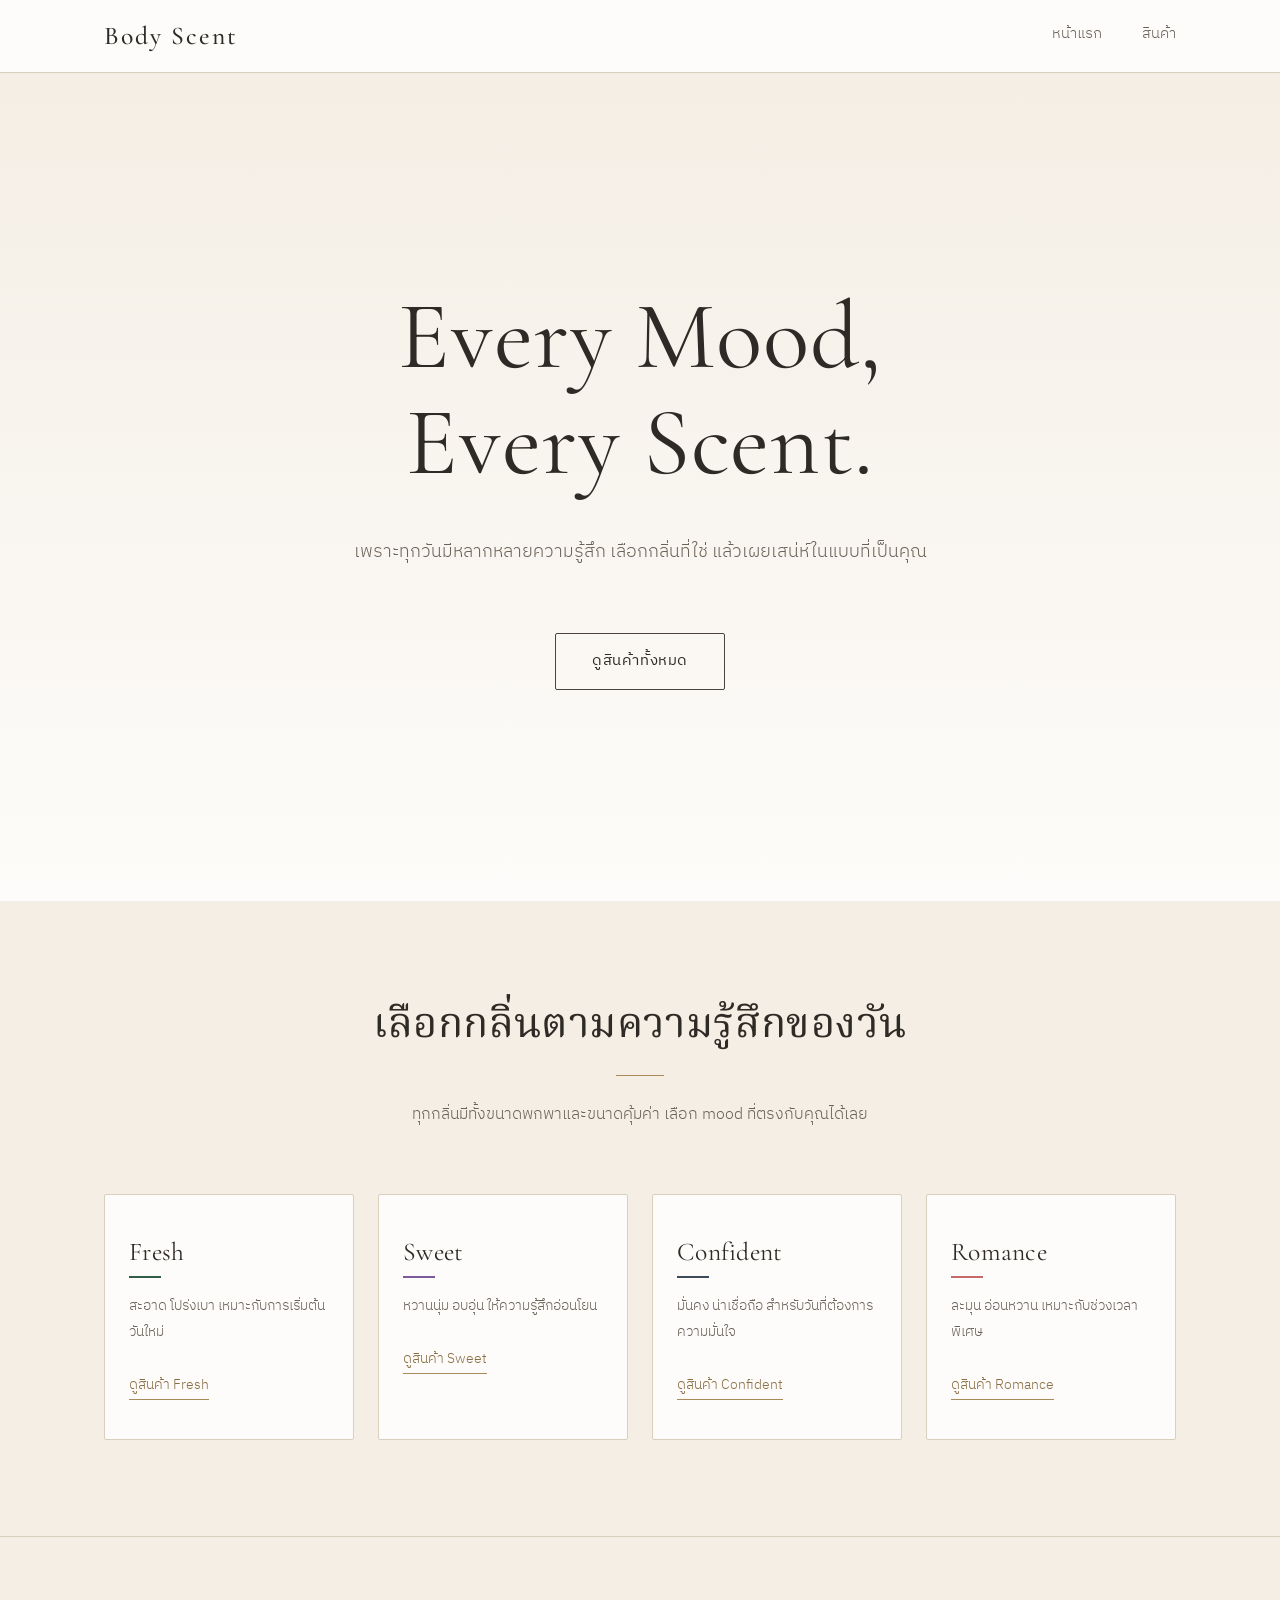
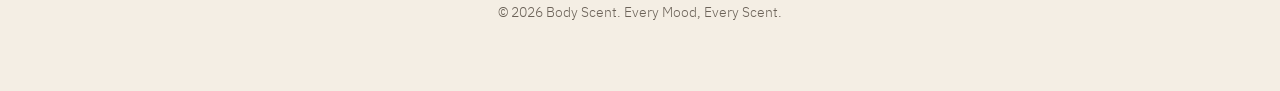
<file: index.html>
<!DOCTYPE html>
<html lang="th">
<head>
  <meta charset="UTF-8">
  <meta name="viewport" content="width=device-width, initial-scale=1">
  <title>Body Scent | Every Mood, Every Scent.</title>
  <meta name="description" content="Body Scent น้ำหอมฉีดตัวและโรลออน เลือกกลิ่นที่ใช่ตามความรู้สึกของแต่ละวัน">
  <link rel="stylesheet" href="style.css">

  <!-- สไตล์เฉพาะหน้าแรก (hero เต็มจอ + การ์ด mood) ใช้ตัวแปรสีจาก style.css -->
  <style>
    .hero--full {
      display: flex;
      align-items: center;
      min-height: calc(100vh - 72px);
      min-height: calc(100svh - 72px);
      padding: var(--space-6) 0;
    }

    .hero--full h1 {
      font-size: clamp(3rem, 9vw, 6rem);
      line-height: 1.1;
      margin-bottom: var(--space-4);
    }

    .hero-actions {
      margin-top: var(--space-5);
    }

    .mood-grid {
      display: grid;
      grid-template-columns: repeat(4, 1fr);
      gap: var(--space-3);
    }

    .mood-card {
      display: block;
      padding: var(--space-4) var(--space-3);
      background: var(--white);
      border: 1px solid var(--line);
      border-radius: var(--radius);
      transition: border-color var(--ease);
    }

    .mood-card:hover {
      border-color: var(--accent);
    }

    .mood-card h3 {
      margin-bottom: 0;
      font-size: 1.6rem;
    }

    .mood-card p {
      margin: 0 0 var(--space-3);
      font-size: 0.9rem;
      line-height: 1.8;
    }

    .mood-card__link {
      font-size: 0.9rem;
      color: var(--accent-deep);
      border-bottom: 1px solid var(--accent);
      padding-bottom: 2px;
    }

    @media (max-width: 900px) {
      .mood-grid {
        grid-template-columns: repeat(2, 1fr);
      }
    }

    @media (max-width: 520px) {
      .mood-grid {
        grid-template-columns: 1fr;
      }
    }
  </style>
</head>
<body>

  <header class="site-header">
    <div class="container">
      <a class="brand" href="index.html">Body Scent</a>
      <nav class="nav" aria-label="เมนูหลัก">
        <a href="index.html">หน้าแรก</a>
        <a href="product.html">สินค้า</a>
      </nav>
    </div>
  </header>

  <main>
    <!-- Hero -->
    <section class="hero hero--full">
      <div class="container text-center">
        <h1>Every Mood,<br>Every Scent.</h1>
        <p class="lead">เพราะทุกวันมีหลากหลายความรู้สึก เลือกกลิ่นที่ใช่ แล้วเผยเสน่ห์ในแบบที่เป็นคุณ</p>
        <div class="hero-actions">
          <a class="btn" href="product.html">ดูสินค้าทั้งหมด</a>
        </div>
      </div>
    </section>

    <!-- 4 Moods -->
    <section class="section section--cream" id="moods">
      <div class="container">
        <div class="section-head text-center">
          <h2>เลือกกลิ่นตามความรู้สึกของวัน</h2>
          <hr class="divider">
          <p>ทุกกลิ่นมีทั้งขนาดพกพาและขนาดคุ้มค่า เลือก mood ที่ตรงกับคุณได้เลย</p>
        </div>

        <div class="mood-grid">
          <a class="mood-card" data-mood="fresh" href="product.html?mood=fresh">
            <h3>Fresh</h3>
            <span class="mood-underline"></span>
            <p>สะอาด โปร่งเบา เหมาะกับการเริ่มต้นวันใหม่</p>
            <span class="mood-card__link">ดูสินค้า Fresh</span>
          </a>

          <a class="mood-card" data-mood="sweet" href="product.html?mood=sweet">
            <h3>Sweet</h3>
            <span class="mood-underline"></span>
            <p>หวานนุ่ม อบอุ่น ให้ความรู้สึกอ่อนโยน</p>
            <span class="mood-card__link">ดูสินค้า Sweet</span>
          </a>

          <a class="mood-card" data-mood="confident" href="product.html?mood=confident">
            <h3>Confident</h3>
            <span class="mood-underline"></span>
            <p>มั่นคง น่าเชื่อถือ สำหรับวันที่ต้องการความมั่นใจ</p>
            <span class="mood-card__link">ดูสินค้า Confident</span>
          </a>

          <a class="mood-card" data-mood="romance" href="product.html?mood=romance">
            <h3>Romance</h3>
            <span class="mood-underline"></span>
            <p>ละมุน อ่อนหวาน เหมาะกับช่วงเวลาพิเศษ</p>
            <span class="mood-card__link">ดูสินค้า Romance</span>
          </a>
        </div>
      </div>
    </section>
  </main>

  <footer class="site-footer">
    <div class="container">
      <p>&copy; 2026 Body Scent. Every Mood, Every Scent.</p>
    </div>
  </footer>

  <script src="script.js"></script>
</body>
</html>
</file>
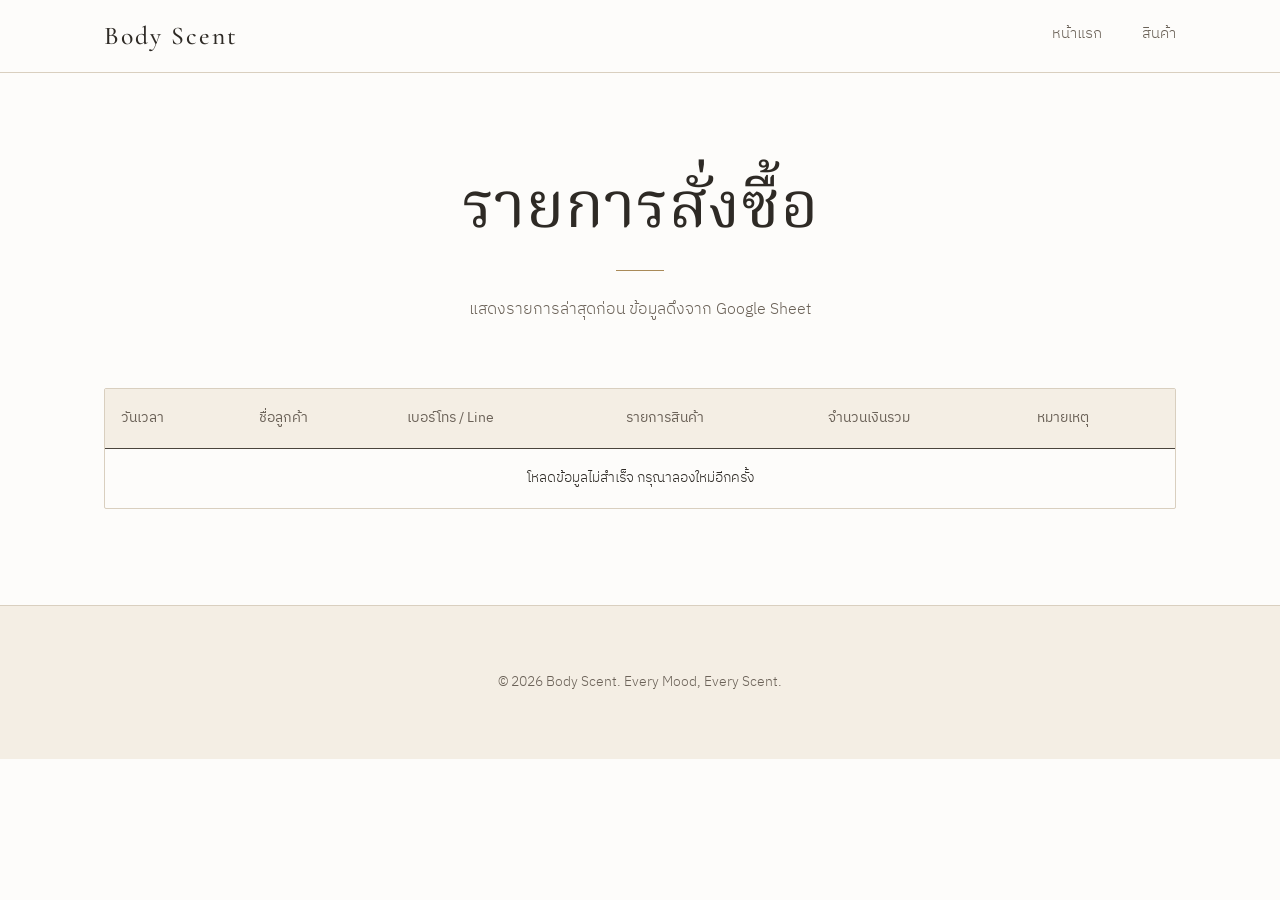
<file: admin.html>
<!DOCTYPE html>
<html lang="th">
<head>
  <meta charset="UTF-8">
  <meta name="viewport" content="width=device-width, initial-scale=1">
  <meta name="robots" content="noindex, nofollow">
  <title>รายการสั่งซื้อ | Body Scent</title>
  <link rel="stylesheet" href="style.css">

  <!-- สไตล์ตารางเฉพาะหน้านี้ -->
  <style>
    .table-wrap {
      overflow-x: auto;
      border: 1px solid var(--line);
      border-radius: var(--radius);
    }

    #ordersTable {
      width: 100%;
      min-width: 760px;
      border-collapse: collapse;
      font-size: 0.9rem;
    }

    #ordersTable th {
      padding: var(--space-2);
      font-family: var(--font-sans);
      font-weight: 400;
      text-align: left;
      color: var(--ink-soft);
      background: var(--cream);
      border-bottom: 1px solid var(--line-strong);
      white-space: nowrap;
    }

    #ordersTable td {
      padding: var(--space-2);
      vertical-align: top;
      border-bottom: 1px solid var(--line);
    }

    #ordersTable tbody tr:last-child td {
      border-bottom: 0;
    }

    #ordersTable td:first-child {
      white-space: nowrap;
    }
  </style>
</head>
<body>

  <header class="site-header">
    <div class="container">
      <a class="brand" href="index.html">Body Scent</a>
      <nav class="nav" aria-label="เมนูหลัก">
        <a href="index.html">หน้าแรก</a>
        <a href="product.html">สินค้า</a>
      </nav>
    </div>
  </header>

  <main>
    <section class="section">
      <div class="container">
        <div class="section-head text-center">
          <h1>รายการสั่งซื้อ</h1>
          <hr class="divider">
          <p>แสดงรายการล่าสุดก่อน ข้อมูลดึงจาก Google Sheet</p>
        </div>

        <div class="table-wrap">
          <table id="ordersTable">
            <thead>
              <tr>
                <th>วันเวลา</th>
                <th>ชื่อลูกค้า</th>
                <th>เบอร์โทร / Line</th>
                <th>รายการสินค้า</th>
                <th>จำนวนเงินรวม</th>
                <th>หมายเหตุ</th>
              </tr>
            </thead>
            <tbody></tbody>
          </table>
        </div>
      </div>
    </section>
  </main>

  <footer class="site-footer">
    <div class="container">
      <p>&copy; 2026 Body Scent. Every Mood, Every Scent.</p>
    </div>
  </footer>

  <script src="script.js"></script>
</body>
</html>
</file>
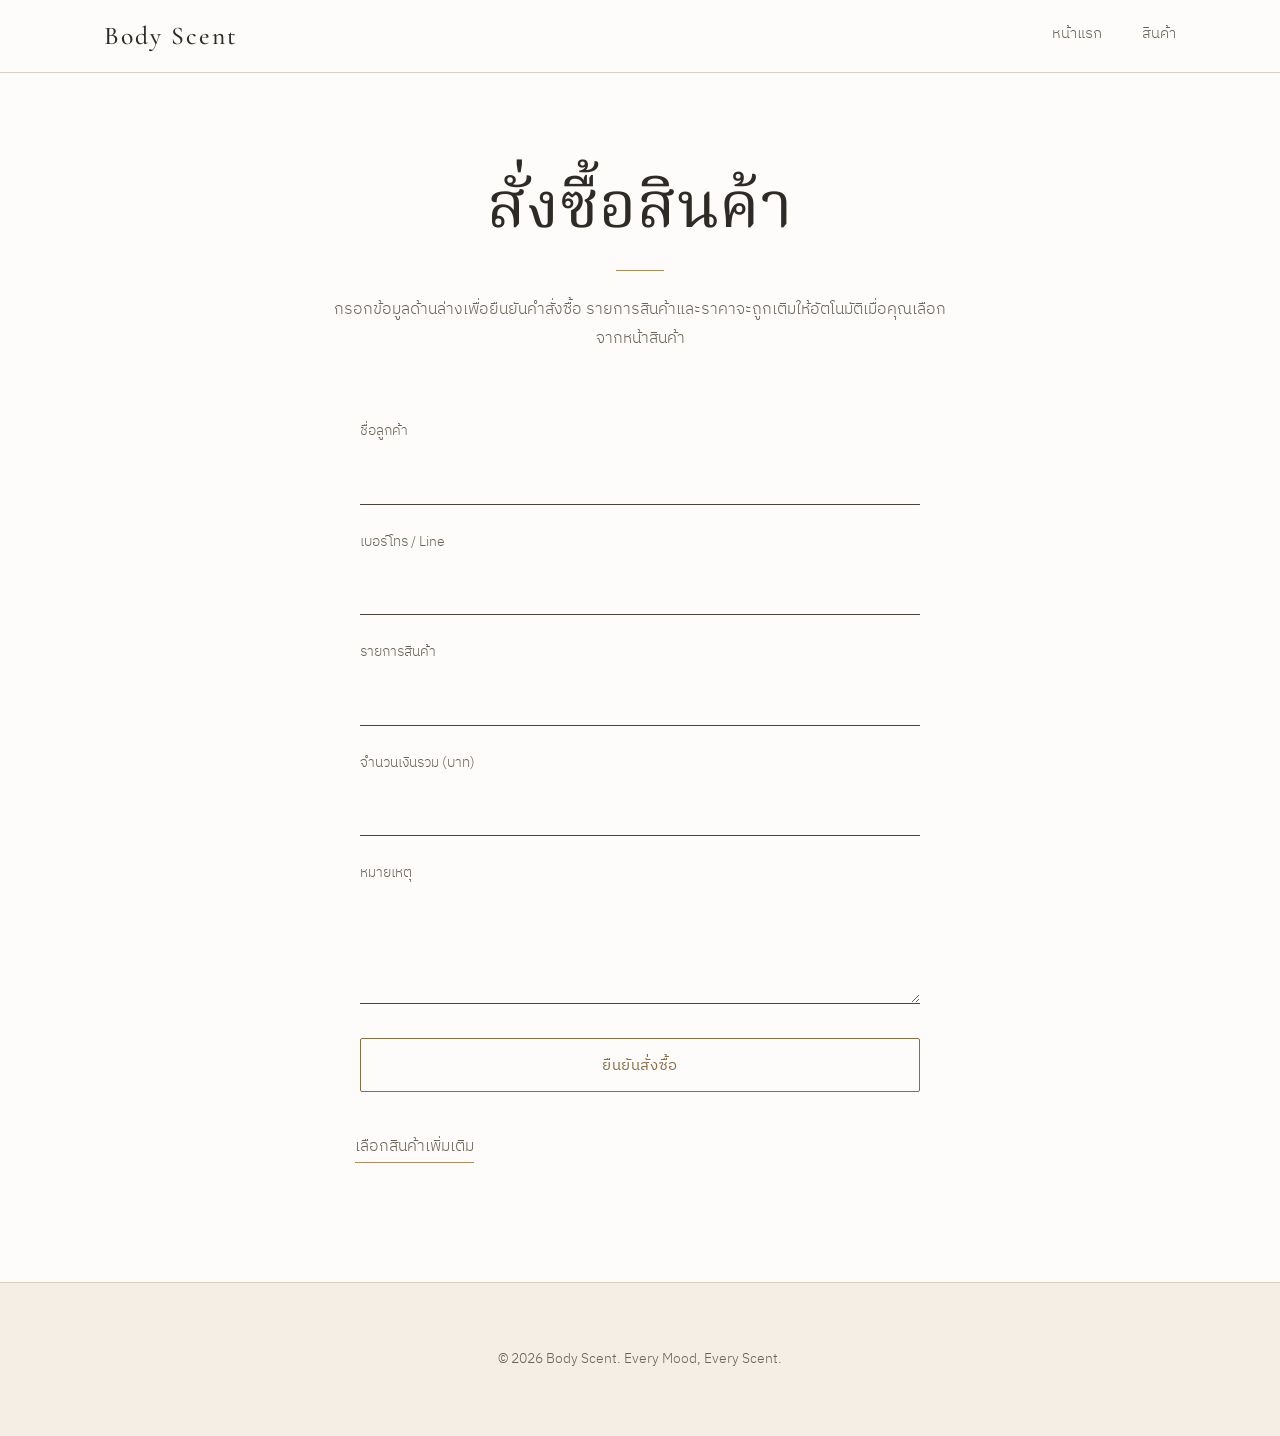
<file: order.html>
<!DOCTYPE html>
<html lang="th">
<head>
  <meta charset="UTF-8">
  <meta name="viewport" content="width=device-width, initial-scale=1">
  <title>สั่งซื้อสินค้า | Body Scent</title>
  <link rel="stylesheet" href="style.css">
</head>
<body>

  <header class="site-header">
    <div class="container">
      <a class="brand" href="index.html">Body Scent</a>
      <nav class="nav" aria-label="เมนูหลัก">
        <a href="index.html">หน้าแรก</a>
        <a href="product.html">สินค้า</a>
      </nav>
    </div>
  </header>

  <main>
    <section class="section">
      <div class="container">
        <div class="section-head text-center">
          <h1>สั่งซื้อสินค้า</h1>
          <hr class="divider">
          <p>กรอกข้อมูลด้านล่างเพื่อยืนยันคำสั่งซื้อ รายการสินค้าและราคาจะถูกเติมให้อัตโนมัติเมื่อคุณเลือกจากหน้าสินค้า</p>
        </div>

        <form id="orderForm" class="form">
          <div class="form__group">
            <label for="customerName">ชื่อลูกค้า</label>
            <input type="text" id="customerName" name="customerName" autocomplete="name" required>
          </div>

          <div class="form__group">
            <label for="contact">เบอร์โทร / Line</label>
            <input type="text" id="contact" name="contact" autocomplete="tel" required>
          </div>

          <div class="form__group">
            <label for="items">รายการสินค้า</label>
            <input type="text" id="items" name="items" required>
          </div>

          <div class="form__group">
            <label for="total">จำนวนเงินรวม (บาท)</label>
            <input type="text" id="total" name="total" inputmode="decimal" required>
          </div>

          <div class="form__group">
            <label for="note">หมายเหตุ</label>
            <textarea id="note" name="note"></textarea>
          </div>

          <button type="submit" class="btn btn--accent btn--block">ยืนยันสั่งซื้อ</button>
        </form>

        <p class="text-center" style="margin-top: var(--space-4);">
          <a href="product.html" style="border-bottom: 1px solid var(--accent); padding-bottom: 2px;">เลือกสินค้าเพิ่มเติม</a>
        </p>
      </div>
    </section>
  </main>

  <footer class="site-footer">
    <div class="container">
      <p>&copy; 2026 Body Scent. Every Mood, Every Scent.</p>
    </div>
  </footer>

  <script src="script.js"></script>
</body>
</html>
</file>
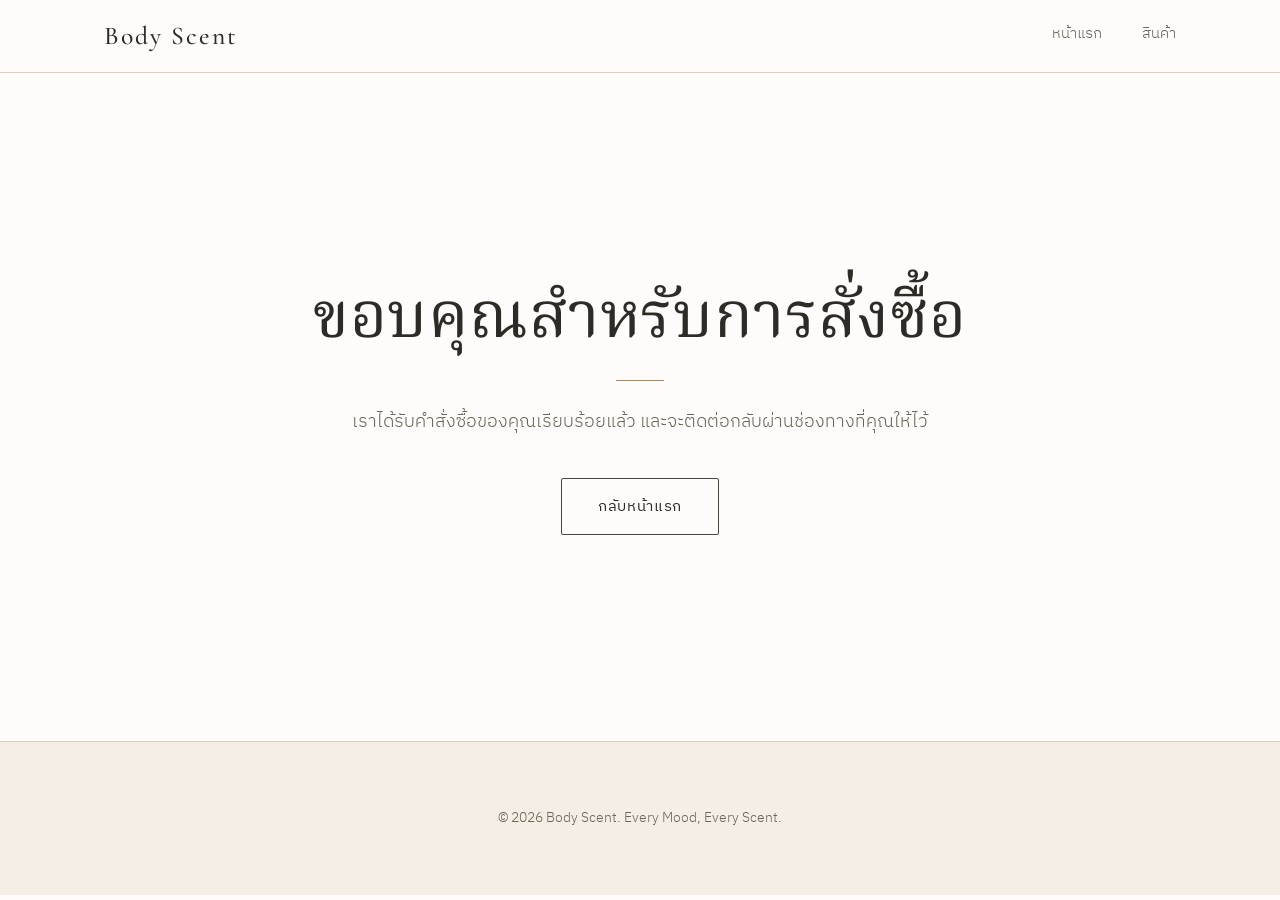
<file: thankyou.html>
<!DOCTYPE html>
<html lang="th">
<head>
  <meta charset="UTF-8">
  <meta name="viewport" content="width=device-width, initial-scale=1">
  <title>ขอบคุณสำหรับการสั่งซื้อ | Body Scent</title>
  <link rel="stylesheet" href="style.css">

  <style>
    .thankyou {
      display: flex;
      align-items: center;
      min-height: calc(100vh - 72px - 160px);
      padding: var(--space-6) 0;
    }

    .thankyou-actions {
      display: flex;
      flex-wrap: wrap;
      gap: var(--space-2);
      justify-content: center;
      margin-top: var(--space-4);
    }
  </style>
</head>
<body>

  <header class="site-header">
    <div class="container">
      <a class="brand" href="index.html">Body Scent</a>
      <nav class="nav" aria-label="เมนูหลัก">
        <a href="index.html">หน้าแรก</a>
        <a href="product.html">สินค้า</a>
      </nav>
    </div>
  </header>

  <main>
    <section class="thankyou">
      <div class="container text-center">
        <h1>ขอบคุณสำหรับการสั่งซื้อ</h1>
        <hr class="divider">
        <p class="lead">เราได้รับคำสั่งซื้อของคุณเรียบร้อยแล้ว และจะติดต่อกลับผ่านช่องทางที่คุณให้ไว้</p>

        <div class="thankyou-actions">
          <a class="btn" href="index.html">กลับหน้าแรก</a>
        </div>
      </div>
    </section>
  </main>

  <footer class="site-footer">
    <div class="container">
      <p>&copy; 2026 Body Scent. Every Mood, Every Scent.</p>
    </div>
  </footer>

</body>
</html>
</file>
<file: style.css>
/* ==========================================================
   Body Scent — Theme
   พรีเมียม เรียบหรู มินิมอล | ขาว-ครีม-เบจเข้ม + ทอง/บรอนซ์อ่อน
   ========================================================== */

@import url("https://fonts.googleapis.com/css2?family=Cormorant+Garamond:wght@400;500;600&family=IBM+Plex+Sans+Thai:wght@300;400;500&family=Noto+Serif+Thai:wght@300;400;500&display=swap");

/* ---------- Tokens ---------- */
:root {
  /* Base palette */
  --white: #fdfcfa;
  --cream: #f4eee4;
  --sand: #e6dccb;
  --beige-deep: #b8a68b;
  --ink: #2e2a25;
  --ink-soft: #6b6258;

  /* Accent: soft gold / bronze */
  --accent: #a98a58;
  --accent-deep: #8a6e43;

  /* Lines */
  --line: #d9cfbf;
  --line-strong: #4a443c;

  /* Mood colors — จุดเล็กๆ เท่านั้น ไม่ใช้ทาพื้นหลังการ์ด */
  --mood-fresh: #2f5d46;
  --mood-sweet: #7d5a99;
  --mood-confident: #3c4a5c;
  --mood-romance: #c46a6a;

  /* Type */
  --font-serif: "Cormorant Garamond", "Noto Serif Thai", Georgia, serif;
  --font-sans: "IBM Plex Sans Thai", "Helvetica Neue", Arial, sans-serif;

  /* Spacing scale */
  --space-1: 0.5rem;
  --space-2: 1rem;
  --space-3: 1.5rem;
  --space-4: 2.5rem;
  --space-5: 4rem;
  --space-6: 6rem;
  --space-7: 9rem;

  --radius: 2px;
  --container: 1120px;
  --ease: 0.25s ease;
}

/* ---------- Reset ---------- */
*,
*::before,
*::after {
  box-sizing: border-box;
}

html {
  scroll-behavior: smooth;
  -webkit-text-size-adjust: 100%;
}

body {
  margin: 0;
  background: var(--white);
  color: var(--ink);
  font-family: var(--font-sans);
  font-weight: 300;
  font-size: 1rem;
  line-height: 1.85;
  -webkit-font-smoothing: antialiased;
}

img {
  display: block;
  max-width: 100%;
  height: auto;
}

a {
  color: inherit;
  text-decoration: none;
}

ul {
  margin: 0;
  padding: 0;
  list-style: none;
}

:focus-visible {
  outline: 1px solid var(--accent-deep);
  outline-offset: 4px;
}

@media (prefers-reduced-motion: reduce) {
  html {
    scroll-behavior: auto;
  }
  * {
    transition: none !important;
  }
}

/* ---------- Typography ---------- */
h1,
h2,
h3,
h4 {
  margin: 0 0 var(--space-2);
  font-family: var(--font-serif);
  font-weight: 400;
  line-height: 1.3;
  letter-spacing: 0.01em;
}

h1 {
  font-size: clamp(2.4rem, 6vw, 4rem);
  line-height: 1.2;
}

h2 {
  font-size: clamp(1.8rem, 4vw, 2.6rem);
}

h3 {
  font-size: 1.35rem;
}

p {
  margin: 0 0 var(--space-3);
  color: var(--ink-soft);
  max-width: 62ch;
}

.lead {
  font-size: 1.1rem;
  line-height: 1.9;
}

.text-center {
  text-align: center;
}

.text-center p {
  margin-left: auto;
  margin-right: auto;
}

/* ---------- Layout ---------- */
.container {
  width: 100%;
  max-width: var(--container);
  margin: 0 auto;
  padding: 0 var(--space-3);
}

.section {
  padding: var(--space-6) 0;
}

.section--cream {
  background: var(--cream);
}

.section--sand {
  background: var(--sand);
}

.section-head {
  margin-bottom: var(--space-5);
}

/* เส้นแบ่งบางๆ สีทอง */
.divider {
  width: 48px;
  height: 1px;
  margin: var(--space-3) 0;
  border: 0;
  background: var(--accent);
}

.text-center .divider {
  margin-left: auto;
  margin-right: auto;
}

/* ---------- Header / Nav ---------- */
.site-header {
  position: sticky;
  top: 0;
  z-index: 50;
  background: rgba(253, 252, 250, 0.92);
  backdrop-filter: blur(8px);
  border-bottom: 1px solid var(--line);
}

.site-header .container {
  display: flex;
  align-items: center;
  justify-content: space-between;
  min-height: 72px;
}

.brand {
  font-family: var(--font-serif);
  font-size: 1.6rem;
  font-weight: 500;
  letter-spacing: 0.08em;
}

.nav {
  display: flex;
  gap: var(--space-4);
}

.nav a {
  font-size: 0.95rem;
  color: var(--ink-soft);
  padding-bottom: 2px;
  border-bottom: 1px solid transparent;
  transition: color var(--ease), border-color var(--ease);
}

.nav a:hover {
  color: var(--ink);
  border-bottom-color: var(--accent);
}

/* ---------- Hero ---------- */
.hero {
  padding: var(--space-7) 0 var(--space-6);
  background: linear-gradient(180deg, var(--cream) 0%, var(--white) 100%);
}

.hero .container {
  max-width: 820px;
}

.hero h1 {
  margin-bottom: var(--space-3);
}

/* ---------- Buttons: เส้นบาง สีเข้มนุ่มตา ---------- */
.btn {
  display: inline-block;
  padding: 0.85rem 2.25rem;
  background: transparent;
  color: var(--ink);
  font-family: var(--font-sans);
  font-size: 0.95rem;
  font-weight: 400;
  letter-spacing: 0.04em;
  border: 1px solid var(--line-strong);
  border-radius: var(--radius);
  cursor: pointer;
  transition: background var(--ease), color var(--ease), border-color var(--ease);
}

.btn:hover {
  background: var(--ink);
  color: var(--white);
}

.btn--accent {
  border-color: var(--accent-deep);
  color: var(--accent-deep);
}

.btn--accent:hover {
  background: var(--accent-deep);
  border-color: var(--accent-deep);
  color: var(--white);
}

.btn--block {
  width: 100%;
  text-align: center;
}

.btn[disabled] {
  opacity: 0.45;
  cursor: not-allowed;
}

/* ---------- Mood dots ---------- */
.mood-dot {
  display: inline-block;
  width: 8px;
  height: 8px;
  margin-right: 0.6rem;
  border-radius: 50%;
  background: var(--beige-deep);
  vertical-align: middle;
}

.mood-dot--fresh,
[data-mood="fresh"] .mood-dot { background: var(--mood-fresh); }
.mood-dot--sweet,
[data-mood="sweet"] .mood-dot { background: var(--mood-sweet); }
.mood-dot--confident,
[data-mood="confident"] .mood-dot { background: var(--mood-confident); }
.mood-dot--romance,
[data-mood="romance"] .mood-dot { background: var(--mood-romance); }

/* เส้นใต้หัวข้อสีตาม mood (เส้นสั้นๆ ไม่ใช่พื้นหลัง) */
.mood-underline {
  display: block;
  width: 32px;
  height: 2px;
  margin: var(--space-1) 0 var(--space-2);
  background: var(--beige-deep);
}

[data-mood="fresh"] .mood-underline { background: var(--mood-fresh); }
[data-mood="sweet"] .mood-underline { background: var(--mood-sweet); }
[data-mood="confident"] .mood-underline { background: var(--mood-confident); }
[data-mood="romance"] .mood-underline { background: var(--mood-romance); }

/* ---------- Filter (เลือกตาม mood) ---------- */
.filter {
  display: flex;
  flex-wrap: wrap;
  gap: var(--space-2);
  justify-content: center;
  margin-bottom: var(--space-5);
}

.filter__btn {
  padding: 0.55rem 1.5rem;
  background: transparent;
  color: var(--ink-soft);
  font-family: var(--font-sans);
  font-size: 0.9rem;
  font-weight: 300;
  border: 1px solid var(--line);
  border-radius: var(--radius);
  cursor: pointer;
  transition: color var(--ease), border-color var(--ease);
}

.filter__btn:hover,
.filter__btn.is-active {
  color: var(--ink);
  border-color: var(--line-strong);
}

/* ---------- Product grid / card ---------- */
.product-grid {
  display: grid;
  grid-template-columns: repeat(auto-fill, minmax(240px, 1fr));
  gap: var(--space-4) var(--space-3);
}

.product-card {
  display: flex;
  flex-direction: column;
  background: var(--white);
  border: 1px solid var(--line);
  border-radius: var(--radius);
  transition: border-color var(--ease);
}

.product-card:hover {
  border-color: var(--accent);
}

.product-card__image {
  aspect-ratio: 4 / 5;
  background: var(--cream);
  overflow: hidden;
}

.product-card__image img {
  width: 100%;
  height: 100%;
  object-fit: cover;
}

.product-card__body {
  display: flex;
  flex: 1;
  flex-direction: column;
  padding: var(--space-3);
}

.product-card__meta {
  margin-bottom: var(--space-1);
  font-size: 0.85rem;
  color: var(--ink-soft);
}

.product-card__title {
  margin-bottom: var(--space-1);
  font-size: 1.25rem;
}

.product-card__desc {
  flex: 1;
  margin-bottom: var(--space-2);
  font-size: 0.9rem;
  line-height: 1.75;
}

.product-card__footer {
  display: flex;
  align-items: center;
  justify-content: space-between;
  gap: var(--space-2);
  padding-top: var(--space-2);
  border-top: 1px solid var(--line);
}

.price {
  font-family: var(--font-serif);
  font-size: 1.4rem;
  font-weight: 500;
  color: var(--accent-deep);
}

/* ---------- Form (สั่งซื้อ) ---------- */
.form {
  max-width: 560px;
  margin: 0 auto;
}

.form__group {
  margin-bottom: var(--space-3);
}

.form label {
  display: block;
  margin-bottom: 0.4rem;
  font-size: 0.9rem;
  color: var(--ink-soft);
}

.form input,
.form textarea,
.form select {
  width: 100%;
  padding: 0.8rem 0;
  background: transparent;
  color: var(--ink);
  font-family: var(--font-sans);
  font-size: 1rem;
  font-weight: 300;
  border: 0;
  border-bottom: 1px solid var(--line-strong);
  border-radius: 0;
  transition: border-color var(--ease);
}

.form textarea {
  min-height: 110px;
  resize: vertical;
}

.form input:focus,
.form textarea:focus,
.form select:focus {
  outline: none;
  border-bottom-color: var(--accent-deep);
}

.form__status {
  margin-top: var(--space-2);
  font-size: 0.95rem;
  color: var(--ink-soft);
}

.form__status.is-success { color: var(--mood-fresh); }
.form__status.is-error { color: var(--mood-romance); }

/* ---------- Order summary ---------- */
.order-summary {
  margin-bottom: var(--space-4);
  padding: var(--space-3);
  border: 1px solid var(--line);
  border-radius: var(--radius);
  background: var(--cream);
}

.order-summary__row {
  display: flex;
  justify-content: space-between;
  gap: var(--space-2);
  padding: 0.6rem 0;
  border-bottom: 1px solid var(--line);
}

.order-summary__row:last-child {
  border-bottom: 0;
}

.order-summary__total {
  font-family: var(--font-serif);
  font-size: 1.3rem;
  color: var(--accent-deep);
}

/* ---------- Footer ---------- */
.site-footer {
  padding: var(--space-5) 0;
  background: var(--cream);
  border-top: 1px solid var(--line);
  text-align: center;
}

.site-footer p {
  margin: 0 auto;
  font-size: 0.85rem;
}

/* ---------- Responsive ---------- */
@media (max-width: 900px) {
  .section {
    padding: var(--space-5) 0;
  }
  .hero {
    padding: var(--space-6) 0 var(--space-5);
  }
}

@media (max-width: 640px) {
  body {
    font-size: 0.95rem;
  }
  .container {
    padding: 0 var(--space-2);
  }
  .site-header .container {
    flex-direction: column;
    justify-content: center;
    gap: var(--space-1);
    padding-top: var(--space-2);
    padding-bottom: var(--space-2);
  }
  .nav {
    gap: var(--space-3);
  }
  .section {
    padding: var(--space-5) 0;
  }
  .section-head {
    margin-bottom: var(--space-4);
  }
  .product-grid {
    grid-template-columns: repeat(2, 1fr);
    gap: var(--space-3) var(--space-2);
  }
  .product-card__body {
    padding: var(--space-2);
  }
  .product-card__footer {
    flex-direction: column;
    align-items: stretch;
  }
  .product-card__footer .btn {
    text-align: center;
    padding: 0.7rem 1rem;
  }
  .btn {
    padding: 0.8rem 1.5rem;
  }
}

@media (max-width: 380px) {
  .product-grid {
    grid-template-columns: 1fr;
  }
}
</file>
